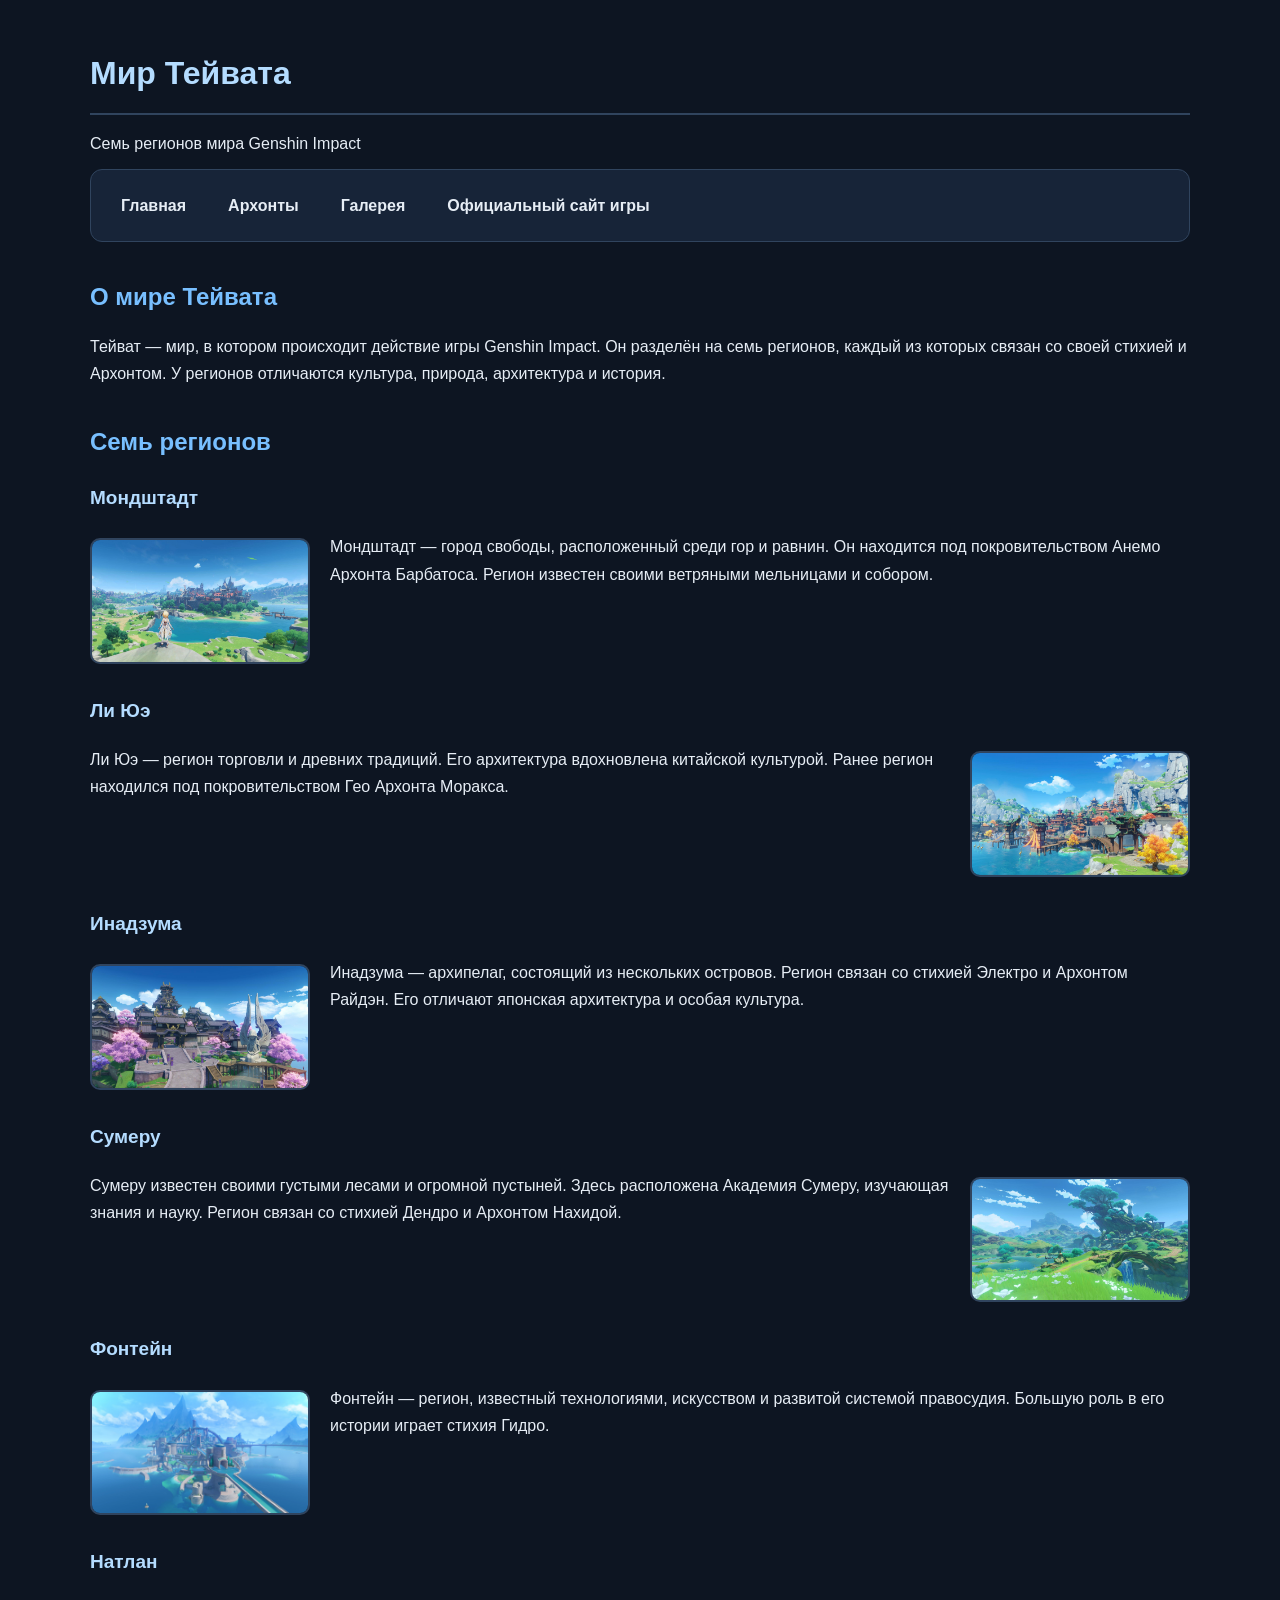
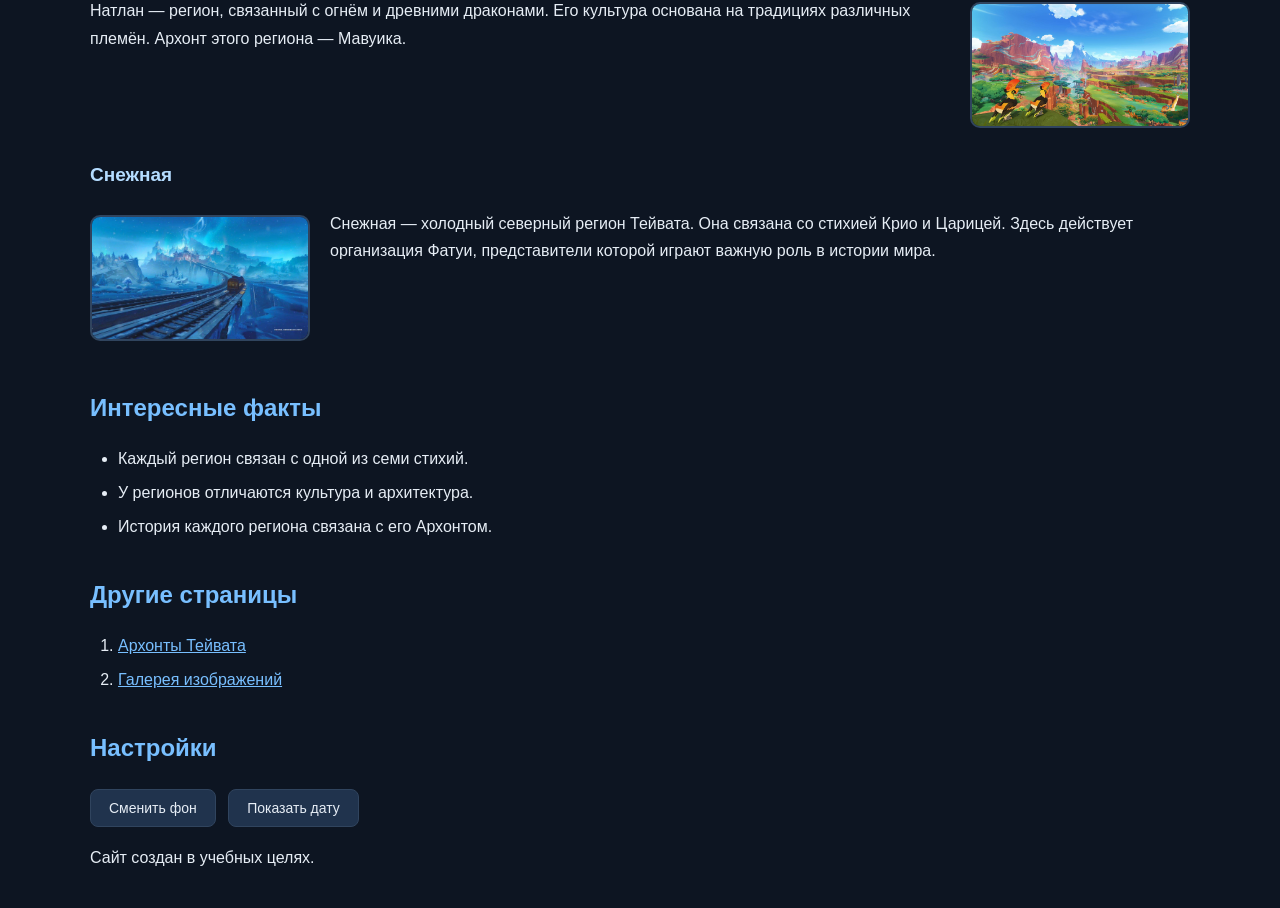
<file: index.html>
<!DOCTYPE html>
<html lang="ru">
<head>
    <meta charset="UTF-8">
    <meta name="viewport" content="width=device-width, initial-scale=1.0">
    <meta name="description" content="Семь регионов мира Genshin Impact">
    <title>Регионы Тейвата</title>
    <link rel="stylesheet" href="style.css">
</head>
<body>

    <header>
        <h1>Мир Тейвата</h1>
        <p>Семь регионов мира Genshin Impact</p>
    </header>

    <nav>
        <a href="index.html">Главная</a>
        <a href="archons.html">Архонты</a>
        <a href="gallery.html">Галерея</a>
        <a href="https://genshin.hoyoverse.com/ru/" target="_blank">Официальный сайт игры</a>
    </nav>

    <main>
        <h2>О мире Тейвата</h2>
        <p>
            Тейват — мир, в котором происходит действие игры Genshin Impact.
            Он разделён на семь регионов, каждый из которых связан со своей
            стихией и Архонтом. У регионов отличаются культура, природа,
            архитектура и история.
        </p>

        <h2>Семь регионов</h2>

        <section>
            <h3>Мондштадт</h3>
            <img src="images/mondstadt.jpg" alt="Мондштадт" class="left">
            <p>
                Мондштадт — город свободы, расположенный среди гор и равнин.
                Он находится под покровительством Анемо Архонта Барбатоса.
                Регион известен своими ветряными мельницами и собором.
            </p>
            <div style="clear: both;"></div>
        </section>

        <section>
            <h3>Ли Юэ</h3>
            <img src="images/liyue.jpg" alt="Ли Юэ" class="right">
            <p>
                Ли Юэ — регион торговли и древних традиций.
                Его архитектура вдохновлена китайской культурой.
                Ранее регион находился под покровительством Гео Архонта Моракса.
            </p>
            <div style="clear: both;"></div>
        </section>

        <section>
            <h3>Инадзума</h3>
            <img src="images/inazuma.jpg" alt="Инадзума" class="left">
            <p>
                Инадзума — архипелаг, состоящий из нескольких островов.
                Регион связан со стихией Электро и Архонтом Райдэн.
                Его отличают японская архитектура и особая культура.
            </p>
            <div style="clear: both;"></div>
        </section>

        <section>
            <h3>Сумеру</h3>
            <img src="images/sumeru.jpg" alt="Сумеру" class="right">
            <p>
                Сумеру известен своими густыми лесами и огромной пустыней.
                Здесь расположена Академия Сумеру, изучающая знания и науку.
                Регион связан со стихией Дендро и Архонтом Нахидой.
            </p>
            <div style="clear: both;"></div>
        </section>

        <section>
            <h3>Фонтейн</h3>
            <img src="images/fontaine.jpg" alt="Фонтейн" class="left">
            <p>
                Фонтейн — регион, известный технологиями, искусством
                и развитой системой правосудия. Большую роль в его истории
                играет стихия Гидро.
            </p>
            <div style="clear: both;"></div>
        </section>

        <section>
            <h3>Натлан</h3>
            <img src="images/natlan.jpg" alt="Натлан" class="right">
            <p>
                Натлан — регион, связанный с огнём и древними драконами.
                Его культура основана на традициях различных племён.
                Архонт этого региона — Мавуика.
            </p>
            <div style="clear: both;"></div>
        </section>

        <section>
            <h3>Снежная</h3>
            <img src="images/snezhnaya.jpg" alt="Снежная" class="left">
            <p>
                Снежная — холодный северный регион Тейвата.
                Она связана со стихией Крио и Царицей.
                Здесь действует организация Фатуи, представители которой
                играют важную роль в истории мира.
            </p>
            <div style="clear: both;"></div>
        </section>

        <h2>Интересные факты</h2>
        <ul>
            <li>Каждый регион связан с одной из семи стихий.</li>
            <li>У регионов отличаются культура и архитектура.</li>
            <li>История каждого региона связана с его Архонтом.</li>
        </ul>

        <h2>Другие страницы</h2>
        <ol>
            <li><a href="archons.html">Архонты Тейвата</a></li>
            <li><a href="gallery.html">Галерея изображений</a></li>
        </ol>

        <h2>Настройки</h2>
        <button id="bg">Сменить фон</button>
        <button id="date">Показать дату</button>
    </main>

    <footer>
        <p>Сайт создан в учебных целях.</p>
    </footer>

    <script src="script.js"></script>
</body>
</html>
</file>
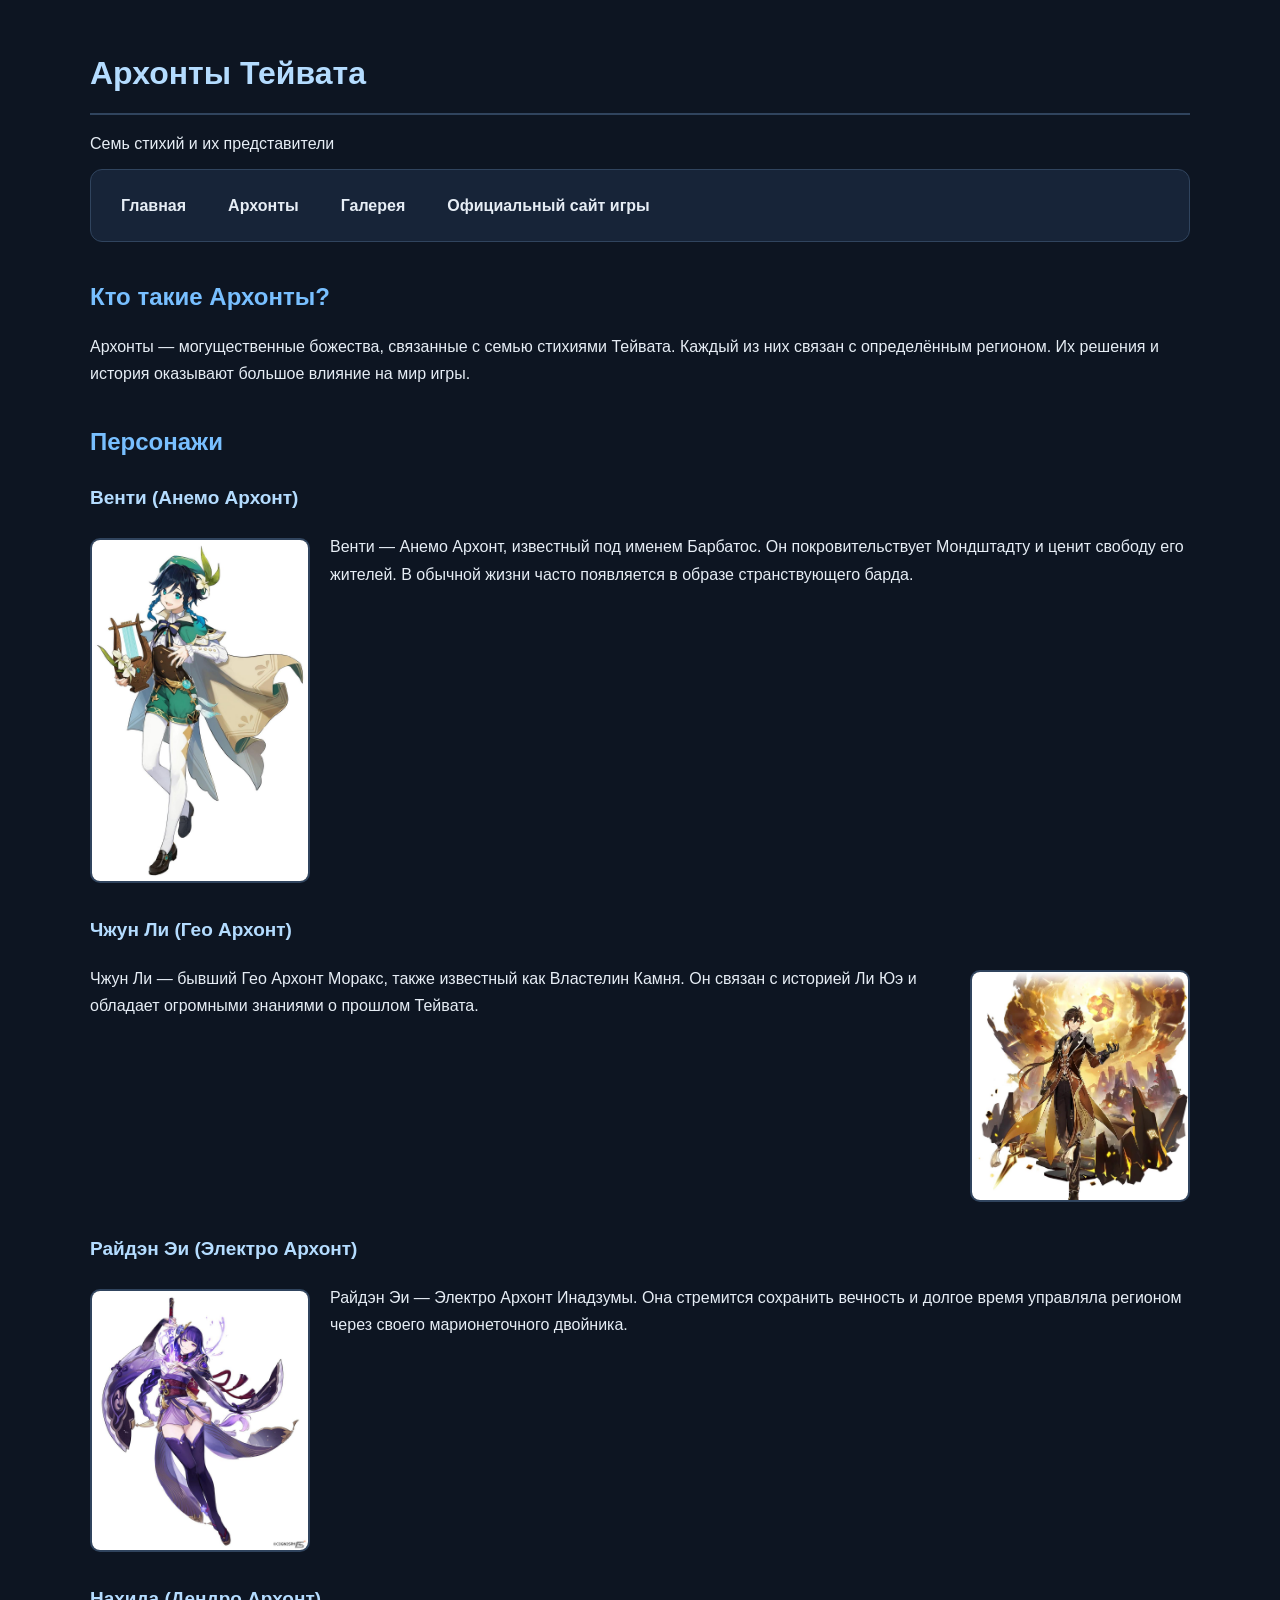
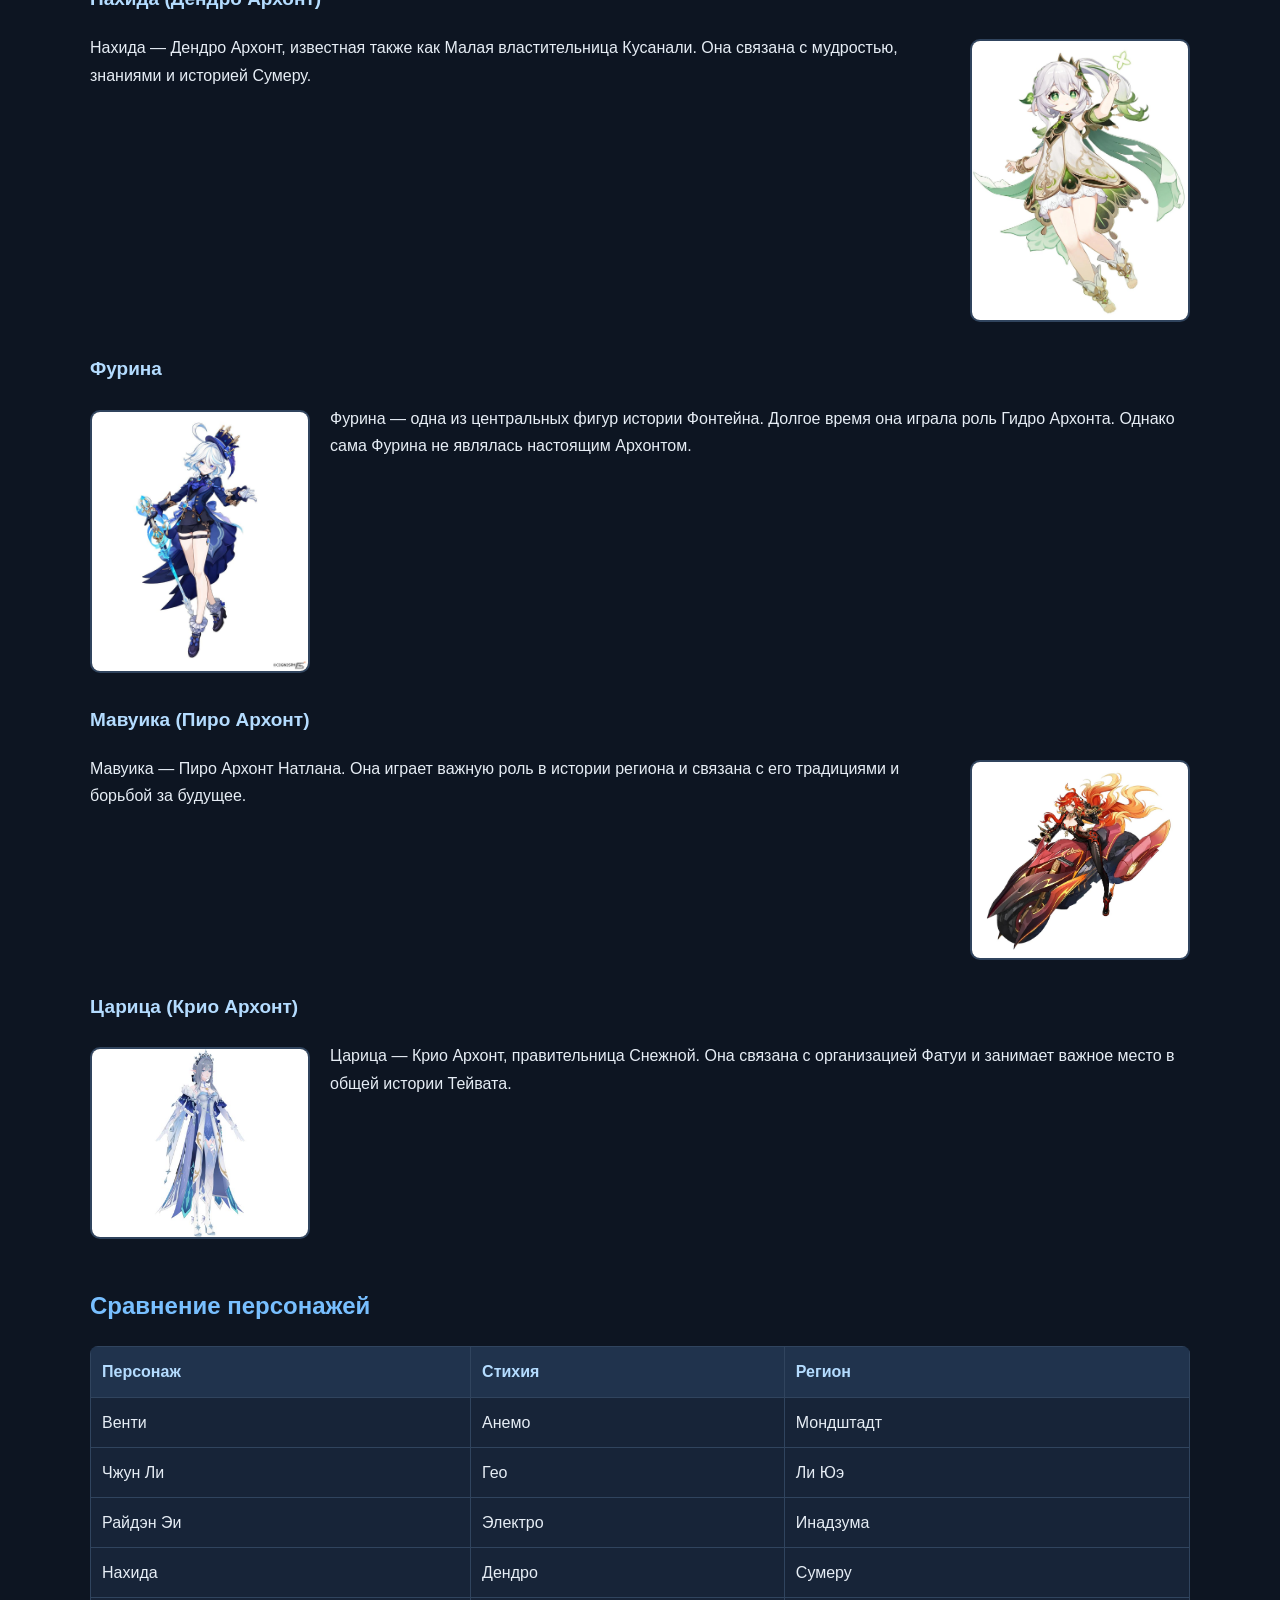
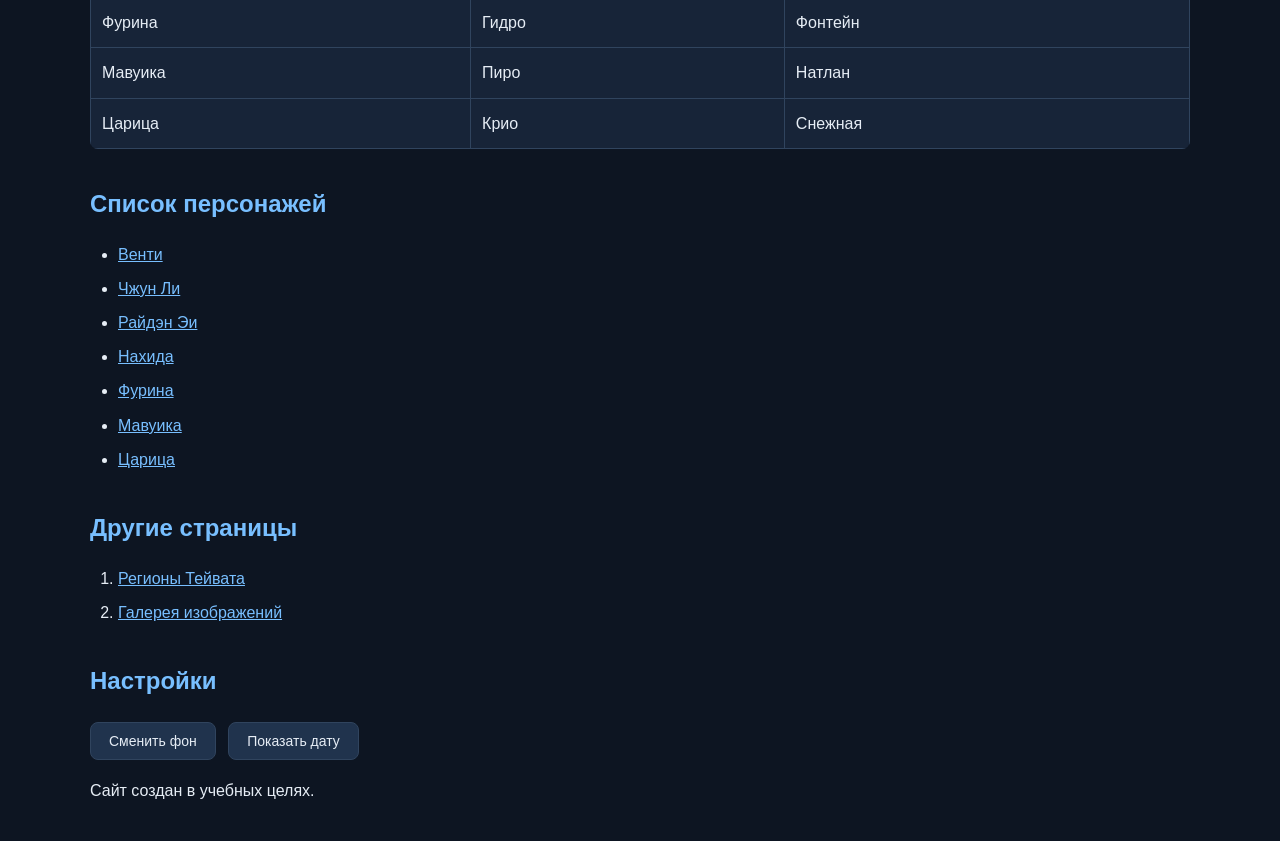
<file: archons.html>
<!DOCTYPE html>
<html lang="ru">
<head>
    <meta charset="UTF-8">
    <meta name="viewport" content="width=device-width, initial-scale=1.0">
    <meta name="description" content="Архонты и важные персонажи Genshin Impact">
    <title>Архонты Тейвата</title>
    <link rel="stylesheet" href="style.css">
</head>
<body>

    <header>
        <h1>Архонты Тейвата</h1>
        <p>Семь стихий и их представители</p>
    </header>

    <nav>
        <a href="index.html">Главная</a>
        <a href="archons.html">Архонты</a>
        <a href="gallery.html">Галерея</a>
        <a href="https://genshin.hoyoverse.com/ru/" target="_blank">Официальный сайт игры</a>
    </nav>

    <main>
        <h2>Кто такие Архонты?</h2>
        <p>
            Архонты — могущественные божества, связанные с семью стихиями
            Тейвата. Каждый из них связан с определённым регионом.
            Их решения и история оказывают большое влияние на мир игры.
        </p>

        <h2>Персонажи</h2>

        <section>
            <h3 id="venti">Венти (Анемо Архонт)</h3>
            <img src="images/venti.jpg" alt="Венти" class="left">
            <p>
                Венти — Анемо Архонт, известный под именем Барбатос.
                Он покровительствует Мондштадту и ценит свободу его жителей.
                В обычной жизни часто появляется в образе странствующего барда.
            </p>
            <div style="clear: both;"></div>
        </section>

        <section>
            <h3 id="zhongli">Чжун Ли (Гео Архонт)</h3>
            <img src="images/zhongli.jpg" alt="Чжун Ли" class="right">
            <p>
                Чжун Ли — бывший Гео Архонт Моракс, также известный
                как Властелин Камня. Он связан с историей Ли Юэ
                и обладает огромными знаниями о прошлом Тейвата.
            </p>
            <div style="clear: both;"></div>
        </section>

        <section>
            <h3 id="raiden">Райдэн Эи (Электро Архонт)</h3>
            <img src="images/raiden.jpg" alt="Райдэн Эи" class="left">
            <p>
                Райдэн Эи — Электро Архонт Инадзумы.
                Она стремится сохранить вечность и долгое время
                управляла регионом через своего марионеточного двойника.
            </p>
            <div style="clear: both;"></div>
        </section>

        <section>
            <h3 id="nahida">Нахида (Дендро Архонт)</h3>
            <img src="images/nahida.jpg" alt="Нахида" class="right">
            <p>
                Нахида — Дендро Архонт, известная также как Малая властительница Кусанали.
                Она связана с мудростью, знаниями и историей Сумеру.
            </p>
            <div style="clear: both;"></div>
        </section>

        <section>
            <h3 id="furina">Фурина</h3>
            <img src="images/furina.jpg" alt="Фурина" class="left">
            <p>
                Фурина — одна из центральных фигур истории Фонтейна.
                Долгое время она играла роль Гидро Архонта.
                Однако сама Фурина не являлась настоящим Архонтом.
            </p>
            <div style="clear: both;"></div>
        </section>

        <section>
            <h3 id="mavuika">Мавуика (Пиро Архонт)</h3>
            <img src="images/mavuika.jpg" alt="Мавуика" class="right">
            <p>
                Мавуика — Пиро Архонт Натлана.
                Она играет важную роль в истории региона
                и связана с его традициями и борьбой за будущее.
            </p>
            <div style="clear: both;"></div>
        </section>

        <section>
            <h3 id="tsaritsa">Царица (Крио Архонт)</h3>
            <img src="images/tsaritsa.jpg" alt="Царица" class="left">
            <p>
                Царица — Крио Архонт, правительница Снежной.
                Она связана с организацией Фатуи и занимает
                важное место в общей истории Тейвата.
            </p>
            <div style="clear: both;"></div>
        </section>

        <h2>Сравнение персонажей</h2>

        <table>
            <tr>
                <th>Персонаж</th>
                <th>Стихия</th>
                <th>Регион</th>
            </tr>
            <tr>
                <td>Венти</td>
                <td>Анемо</td>
                <td>Мондштадт</td>
            </tr>
            <tr>
                <td>Чжун Ли</td>
                <td>Гео</td>
                <td>Ли Юэ</td>
            </tr>
            <tr>
                <td>Райдэн Эи</td>
                <td>Электро</td>
                <td>Инадзума</td>
            </tr>
            <tr>
                <td>Нахида</td>
                <td>Дендро</td>
                <td>Сумеру</td>
            </tr>
            <tr>
                <td>Фурина</td>
                <td>Гидро</td>
                <td>Фонтейн</td>
            </tr>
            <tr>
                <td>Мавуика</td>
                <td>Пиро</td>
                <td>Натлан</td>
            </tr>
            <tr>
                <td>Царица</td>
                <td>Крио</td>
                <td>Снежная</td>
            </tr>
        </table>

        <h2>Список персонажей</h2>
        <ul>
            <li><a href="#venti">Венти</a></li>
            <li><a href="#zhongli">Чжун Ли</a></li>
            <li><a href="#raiden">Райдэн Эи</a></li>
            <li><a href="#nahida">Нахида</a></li>
            <li><a href="#furina">Фурина</a></li>
            <li><a href="#mavuika">Мавуика</a></li>
            <li><a href="#tsaritsa">Царица</a></li>
        </ul>

        <h2>Другие страницы</h2>
        <ol>
            <li><a href="index.html">Регионы Тейвата</a></li>
            <li><a href="gallery.html">Галерея изображений</a></li>
        </ol>

        <h2>Настройки</h2>
        <button id="bg">Сменить фон</button>
        <button id="date">Показать дату</button>
    </main>

    <footer>
        <p>Сайт создан в учебных целях.</p>
    </footer>

    <script src="script.js"></script>
</body>
</html>
</file>
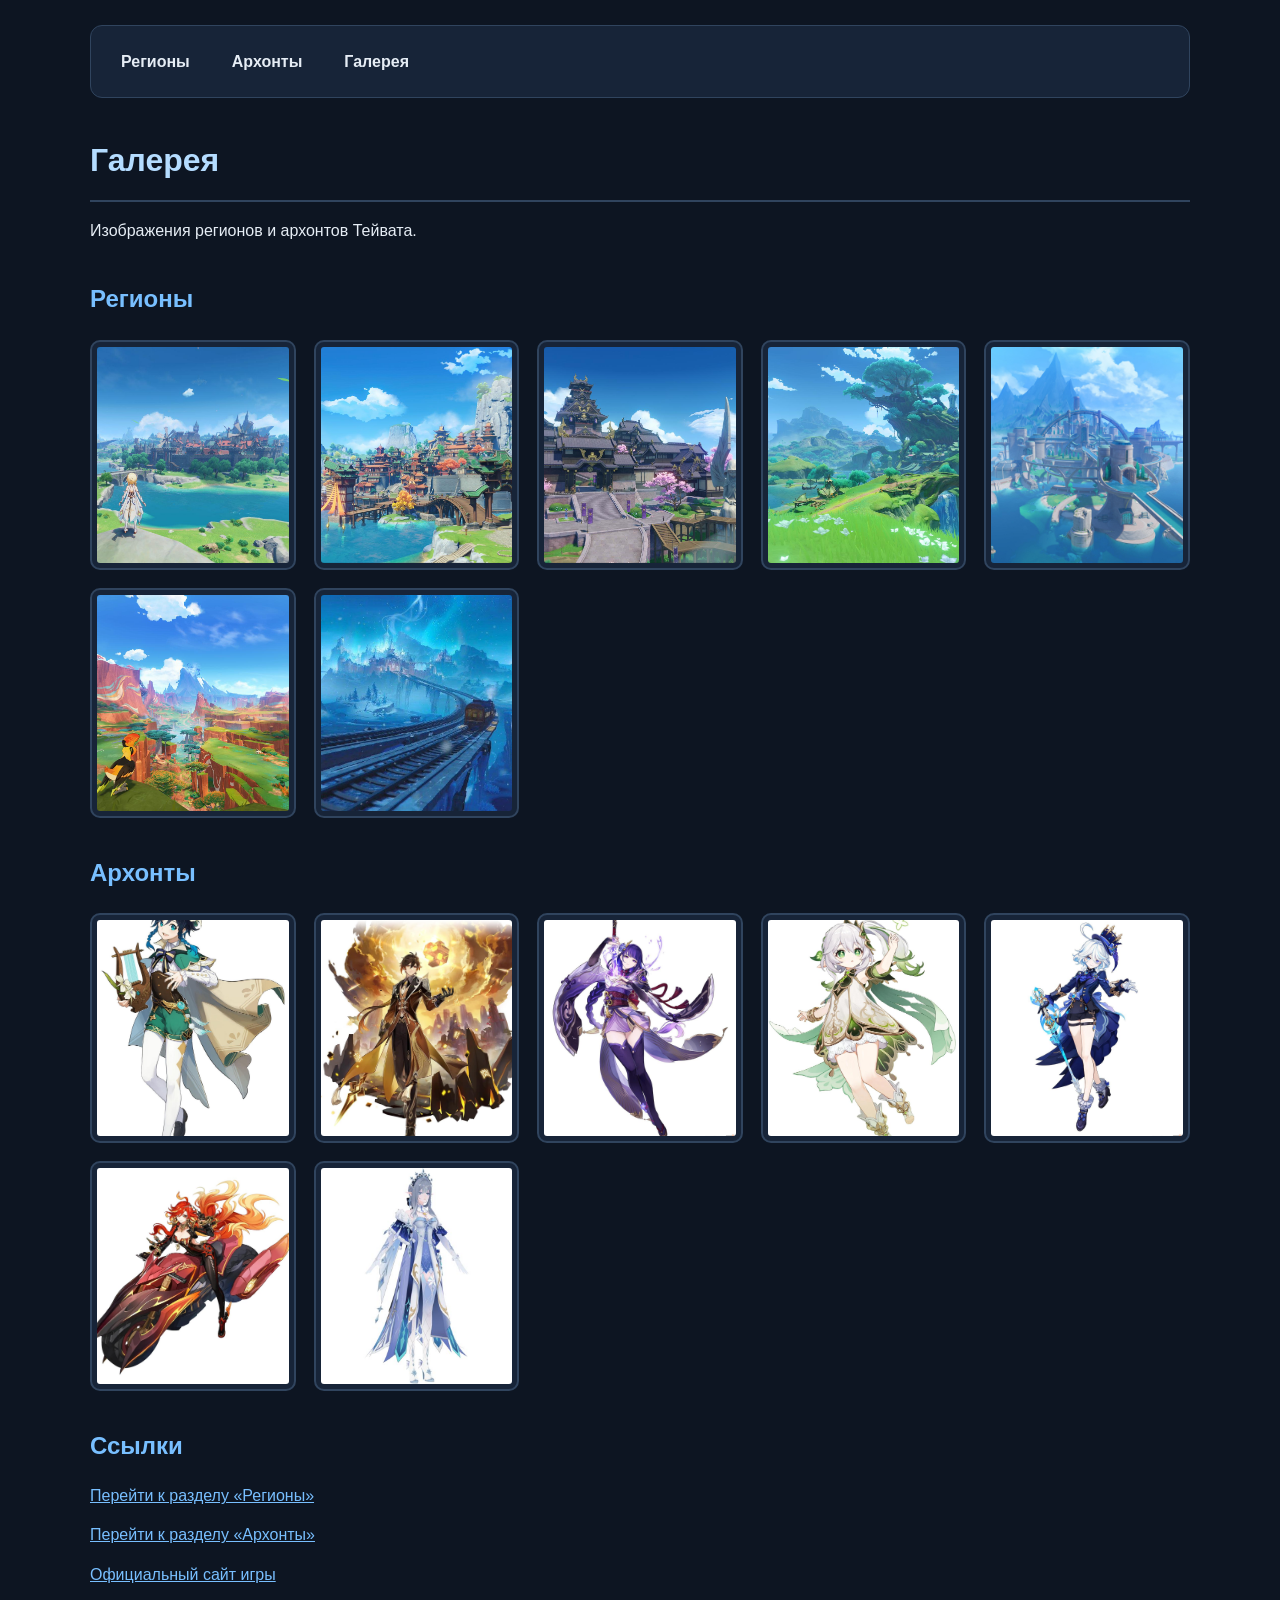
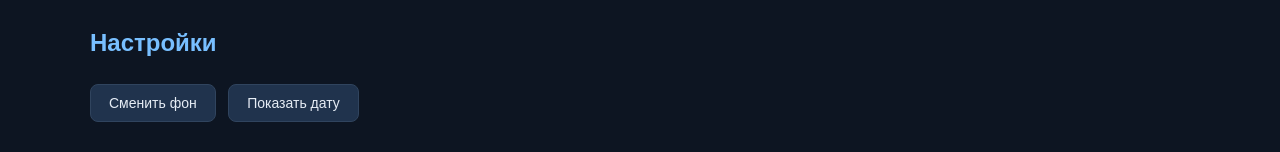
<file: gallery.html>
<!doctype html>
<html lang="ru">
<head>
    <meta charset="UTF-8">
    <meta name="viewport" content="width=device-width, initial-scale=1">
    <meta name="description" content="Галерея Геншин Импакт">
    <title>Геншин Импакт — галерея</title>
    <link rel="stylesheet" href="style.css">
    <script src="script.js" defer></script>
</head>
<body>
    <nav>
        <a href="index.html">Регионы</a>
        <a href="archons.html">Архонты</a>
        <a href="gallery.html">Галерея</a>
    </nav>

    <h1>Галерея</h1>
    <p>Изображения регионов и архонтов Тейвата.</p>

    <h2 id="regions">Регионы</h2>
    <div class="gallery">
        <img src="images/mondstadt.jpg" alt="Мондштадт">
        <img src="images/liyue.jpg" alt="Ли Юэ">
        <img src="images/inazuma.jpg" alt="Инадзума">
        <img src="images/sumeru.jpg" alt="Сумеру">
        <img src="images/fontaine.jpg" alt="Фонтейн">
        <img src="images/natlan.jpg" alt="Натлан">
        <img src="images/snezhnaya.jpg" alt="Снежная">
    </div>

    <h2 id="archons">Архонты</h2>
    <div class="gallery">
        <img src="images/venti.jpg" alt="Венти">
        <img src="images/zhongli.jpg" alt="Чжун Ли">
        <img src="images/raiden.jpg" alt="Райдэн Эи">
        <img src="images/nahida.jpg" alt="Нахида">
        <img src="images/furina.jpg" alt="Фурина">
        <img src="images/mavuika.jpg" alt="Мавуика">
        <img src="images/tsaritsa.jpg" alt="Царица">
    </div>

    <h2>Ссылки</h2>
    <p><a href="#regions">Перейти к разделу «Регионы»</a></p>
    <p><a href="#archons">Перейти к разделу «Архонты»</a></p>
    <p><a href="https://genshin.hoyoverse.com/ru/" target="_blank">Официальный сайт игры</a></p>

    <h2>Настройки</h2>
    <button id="bg">Сменить фон</button>
    <button id="date">Показать дату</button>
</body>
</html>
</file>
<file: style.css>
/* ОСНОВНЫЕ НАСТРОЙКИ */

* {
    box-sizing: border-box;
}

body {
    --background: #0d1522;
    --surface: #172438;
    --surface-light: #20334d;
    --accent: #78bfff;
    --accent-light: #b4dcff;
    --text: #e6edf5;
    --border: #30445e;

    font-family: Arial, sans-serif;
    background: var(--background);
    color: var(--text);
    margin: 0 auto;
    padding: 25px;
    max-width: 1150px;
    line-height: 1.7;
    transition: background-color 0.4s, color 0.4s;
}

/* ЦВЕТОВЫЕ ТЕМЫ */

body.theme-blue {
    --background: #0d1522;
    --surface: #172438;
    --surface-light: #20334d;
    --accent: #78bfff;
    --accent-light: #b4dcff;
    --border: #30445e;
}

body.theme-purple {
    --background: #171326;
    --surface: #251d3a;
    --surface-light: #34284d;
    --accent: #b9a0ff;
    --accent-light: #d7caff;
    --border: #493b68;
}

body.theme-green {
    --background: #101d1b;
    --surface: #1b302c;
    --surface-light: #28443d;
    --accent: #83d6b2;
    --accent-light: #b8f0d6;
    --border: #365b50;
}

body.theme-red {
    --background: #211416;
    --surface: #382124;
    --surface-light: #4b2c30;
    --accent: #f09a9a;
    --accent-light: #ffc4c4;
    --border: #654044;
}

/* НАВИГАЦИЯ */

nav {
    display: flex;
    flex-wrap: wrap;
    gap: 10px;
    background: var(--surface);
    padding: 14px;
    margin-bottom: 35px;
    border: 1px solid var(--border);
    border-radius: 12px;
}

nav a {
    color: var(--text);
    text-decoration: none;
    padding: 8px 16px;
    border-radius: 7px;
    font-weight: bold;
    transition: 0.2s;
}

nav a:hover {
    background: var(--surface-light);
    color: var(--accent-light);
}

/* ЗАГОЛОВКИ И ТЕКСТ */

h1 {
    color: var(--accent-light);
    font-size: 32px;
    margin-bottom: 15px;
    padding-bottom: 12px;
    border-bottom: 2px solid var(--border);
}

h2 {
    color: var(--accent);
    font-size: 24px;
    margin-top: 35px;
    margin-bottom: 15px;
}

h3 {
    color: var(--accent-light);
    font-size: 19px;
}

p {
    margin: 12px 0;
}

/* ИЗОБРАЖЕНИЯ */

img {
    max-width: 100%;
    height: auto;
    border: 2px solid var(--border);
    border-radius: 10px;
}

.left {
    float: left;
    width: 220px;
    margin: 5px 20px 12px 0;
}

.right {
    float: right;
    width: 220px;
    margin: 5px 0 12px 20px;
}

.clear {
    clear: both;
}

/* ТАБЛИЦЫ */

table {
    width: 100%;
    border-collapse: collapse;
    margin: 20px 0;
    overflow: hidden;
    border-radius: 8px;
}

th,
td {
    border: 1px solid var(--border);
    padding: 11px;
    text-align: left;
}

th {
    background: var(--surface-light);
    color: var(--accent-light);
}

td {
    background: var(--surface);
}

/* СПИСКИ */

ul,
ol {
    padding-left: 28px;
}

li {
    margin: 7px 0;
}

/* ССЫЛКИ */

a {
    color: var(--accent);
    transition: color 0.2s;
}

a:hover {
    color: var(--accent-light);
}

/* ГАЛЕРЕЯ */

.gallery {
    display: grid;
    grid-template-columns: repeat(auto-fit, minmax(190px, 1fr));
    gap: 18px;
    margin: 20px 0 35px;
}

.gallery img {
    width: 100%;
    height: 230px;
    object-fit: cover;
    background: var(--surface);
    padding: 5px;
    transition: transform 0.25s, border-color 0.25s;
}

.gallery img:hover {
    transform: scale(1.03);
    border-color: var(--accent);
}

/* КНОПКИ И ВЫБОР ЦВЕТА */

button {
    background: var(--surface-light);
    color: var(--text);
    border: 1px solid var(--border);
    padding: 10px 18px;
    margin: 5px 8px 5px 0;
    border-radius: 8px;
    cursor: pointer;
    font-size: 14px;
    transition: 0.2s;
}

button:hover {
    background: var(--accent);
    color: #101820;
    border-color: var(--accent);
}

input[type="color"] {
    width: 45px;
    height: 36px;
    padding: 3px;
    border: 1px solid var(--border);
    border-radius: 7px;
    background: var(--surface);
    cursor: pointer;
    vertical-align: middle;
}

/* АДАПТАЦИЯ ДЛЯ ТЕЛЕФОНОВ */

@media (max-width: 650px) {
    body {
        padding: 14px;
    }

    h1 {
        font-size: 26px;
    }

    h2 {
        font-size: 21px;
    }

    nav {
        gap: 5px;
    }

    nav a {
        padding: 7px 10px;
    }

    .left,
    .right {
        float: none;
        display: block;
        width: 100%;
        max-width: 350px;
        margin: 12px 0;
    }

    table {
        font-size: 14px;
    }

    th,
    td {
        padding: 7px;
    }
}
</file>
